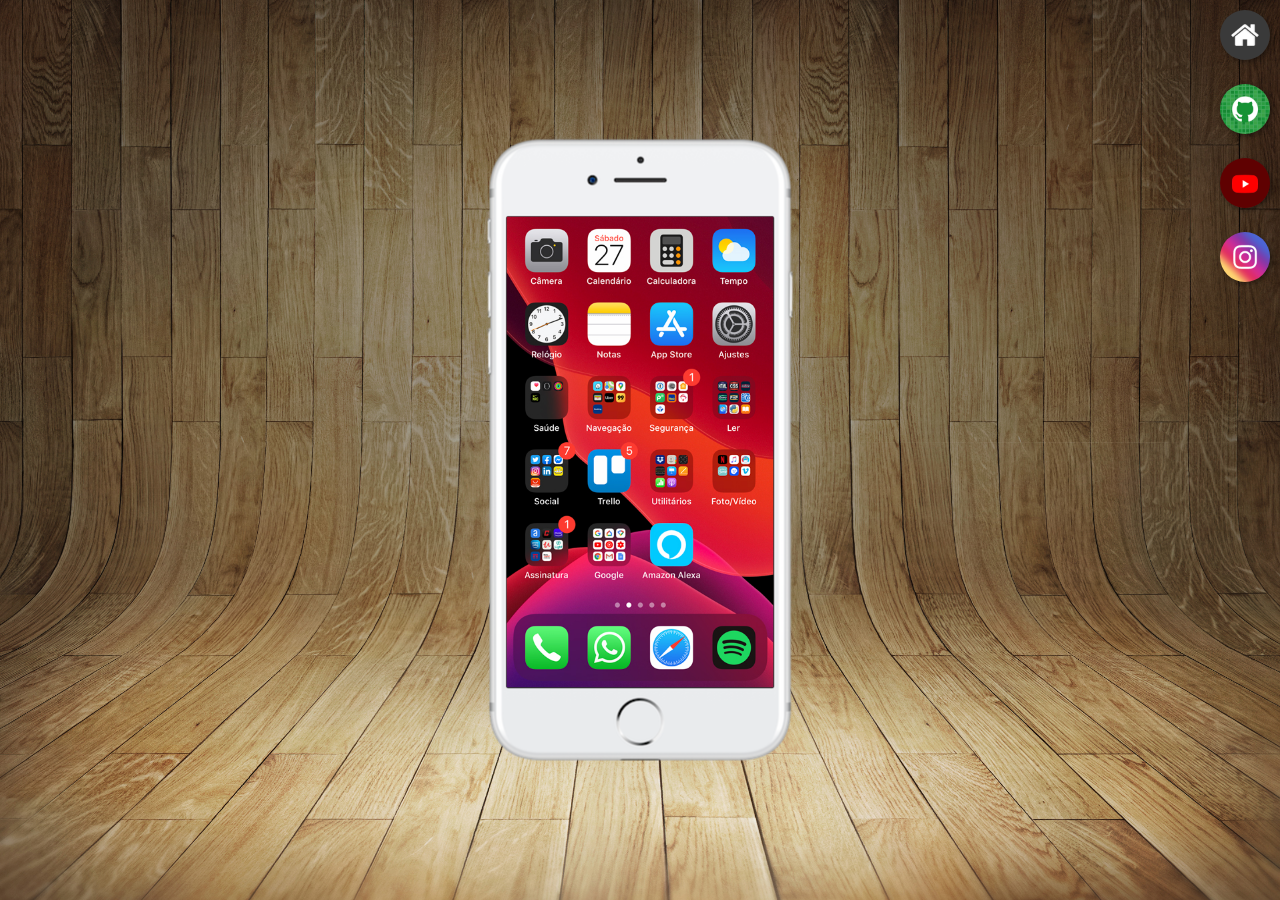
<file: index.html>
<!DOCTYPE html>
<html lang="pt-br">
<head>
    <meta charset="UTF-8">
    <meta name="viewport" content="width=device-width, initial-scale=1.0">
    <title>Projeto Redes Sociais</title>
    <link rel="shortcut icon" href="favicon.ico" type="image/x-icon">
    <link rel="stylesheet" href="./assets/css/style.css">
</head>
<body>
    <main>
        <section id="telefone">
            <iframe src="home.html" name="tela" id="tela" frameborder="0">
                <p>Seu navegador não é compatível com o iframe.</p>
            </iframe>
        </section>
        <section id="redes-sociais">
            <a href="home.html" target="tela"><img src="assets/images/logo-home.jpg" alt="logo home"></a><br>
            <a href="github.html" target="tela"><img src="assets/images/logo-github.jpg" alt="logo Github"></a><br>
            <a href="youtube.html" target="tela"><img src="./assets/images/logo-youtube.jpg" alt="Logo Youtube"></a><br>
            <a href="instagram.html" target="tela"><img src="assets/images/logo-instagram.jpg" alt=""></a>
        </section>
    </main>
</body>
</html>
</file>
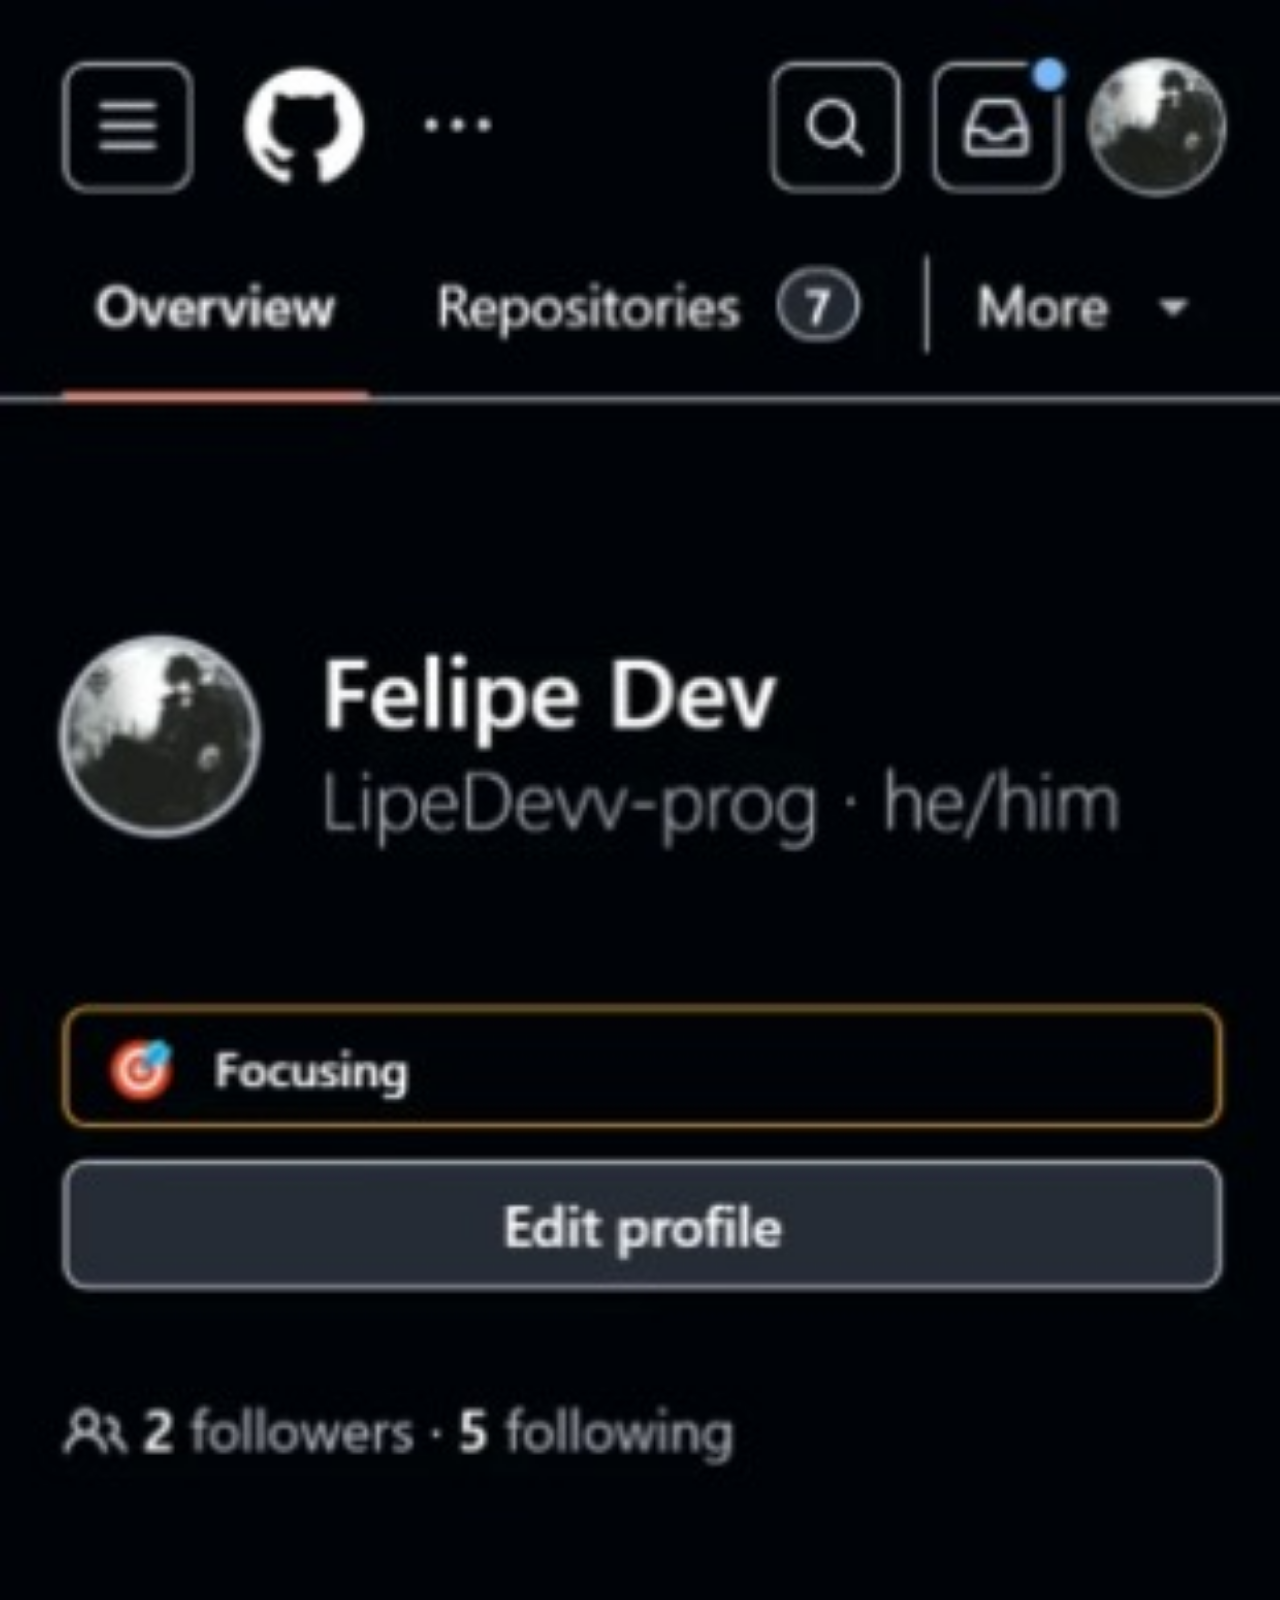
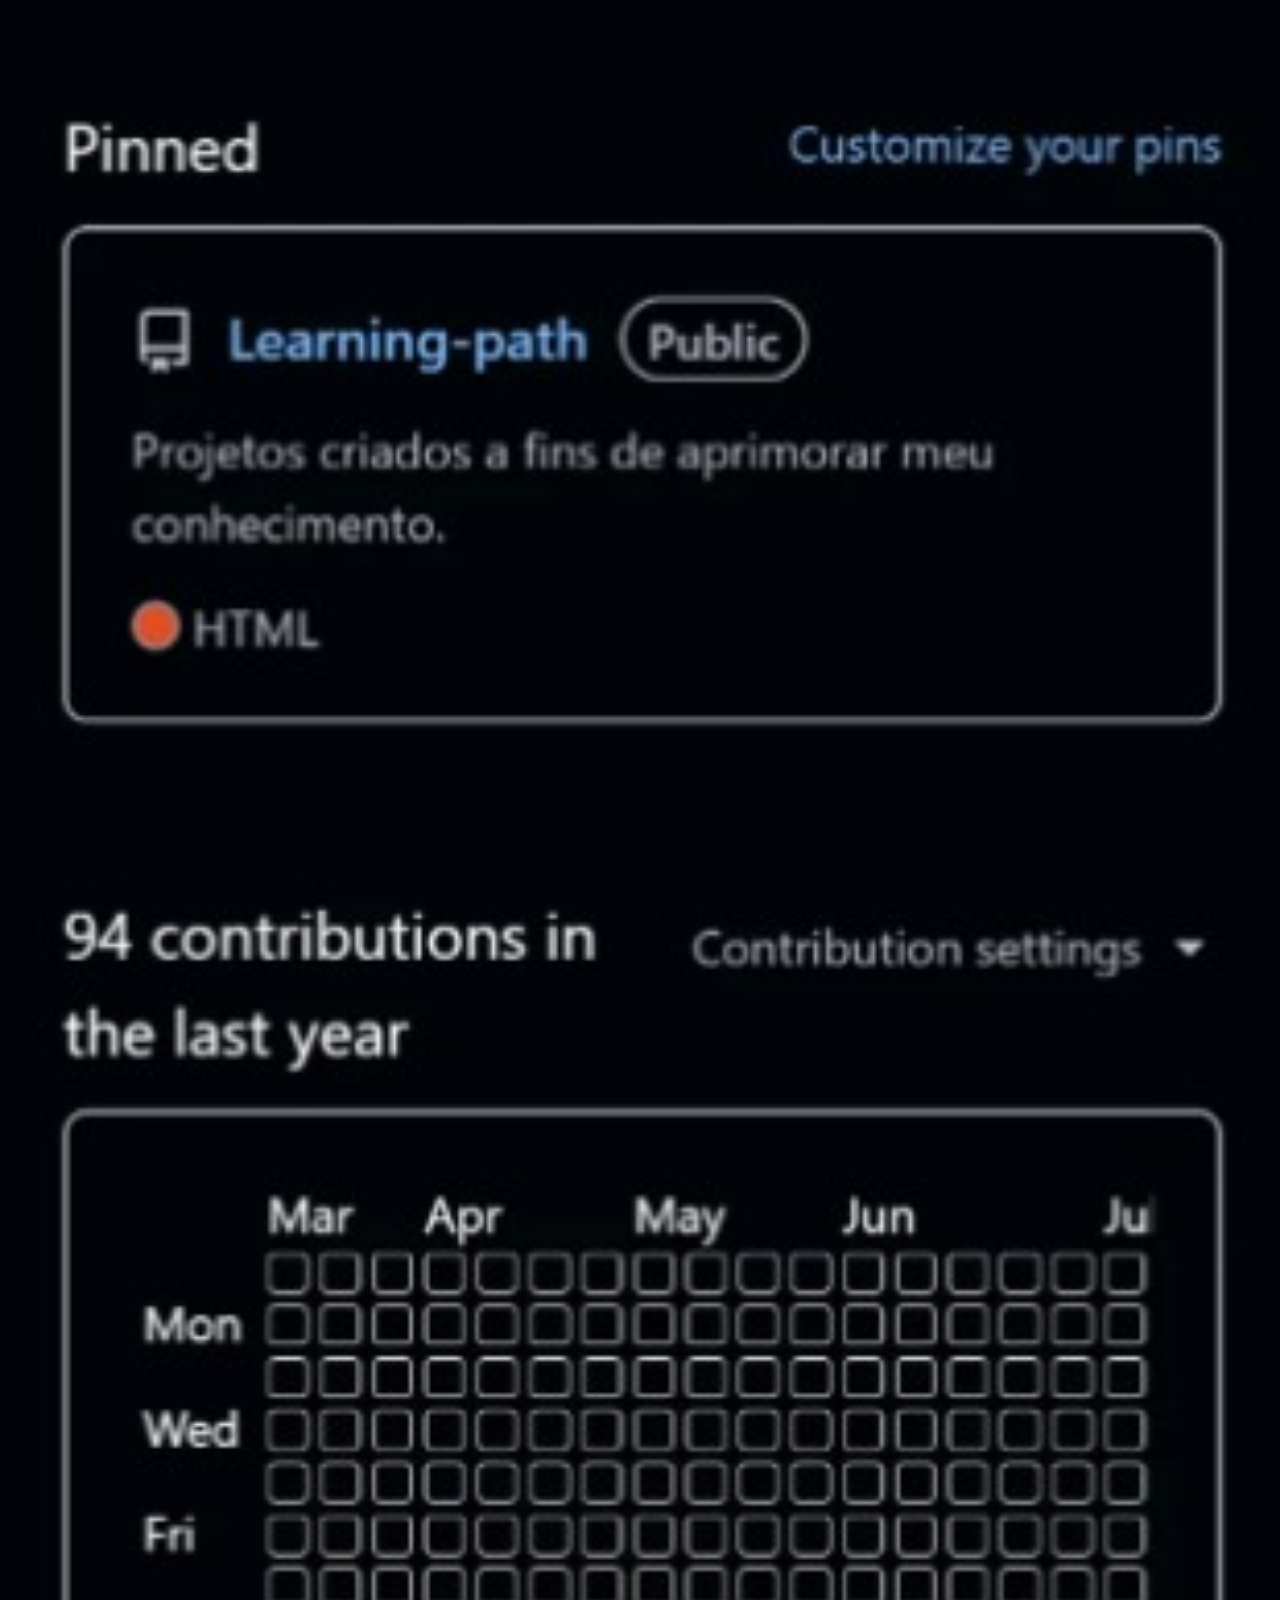
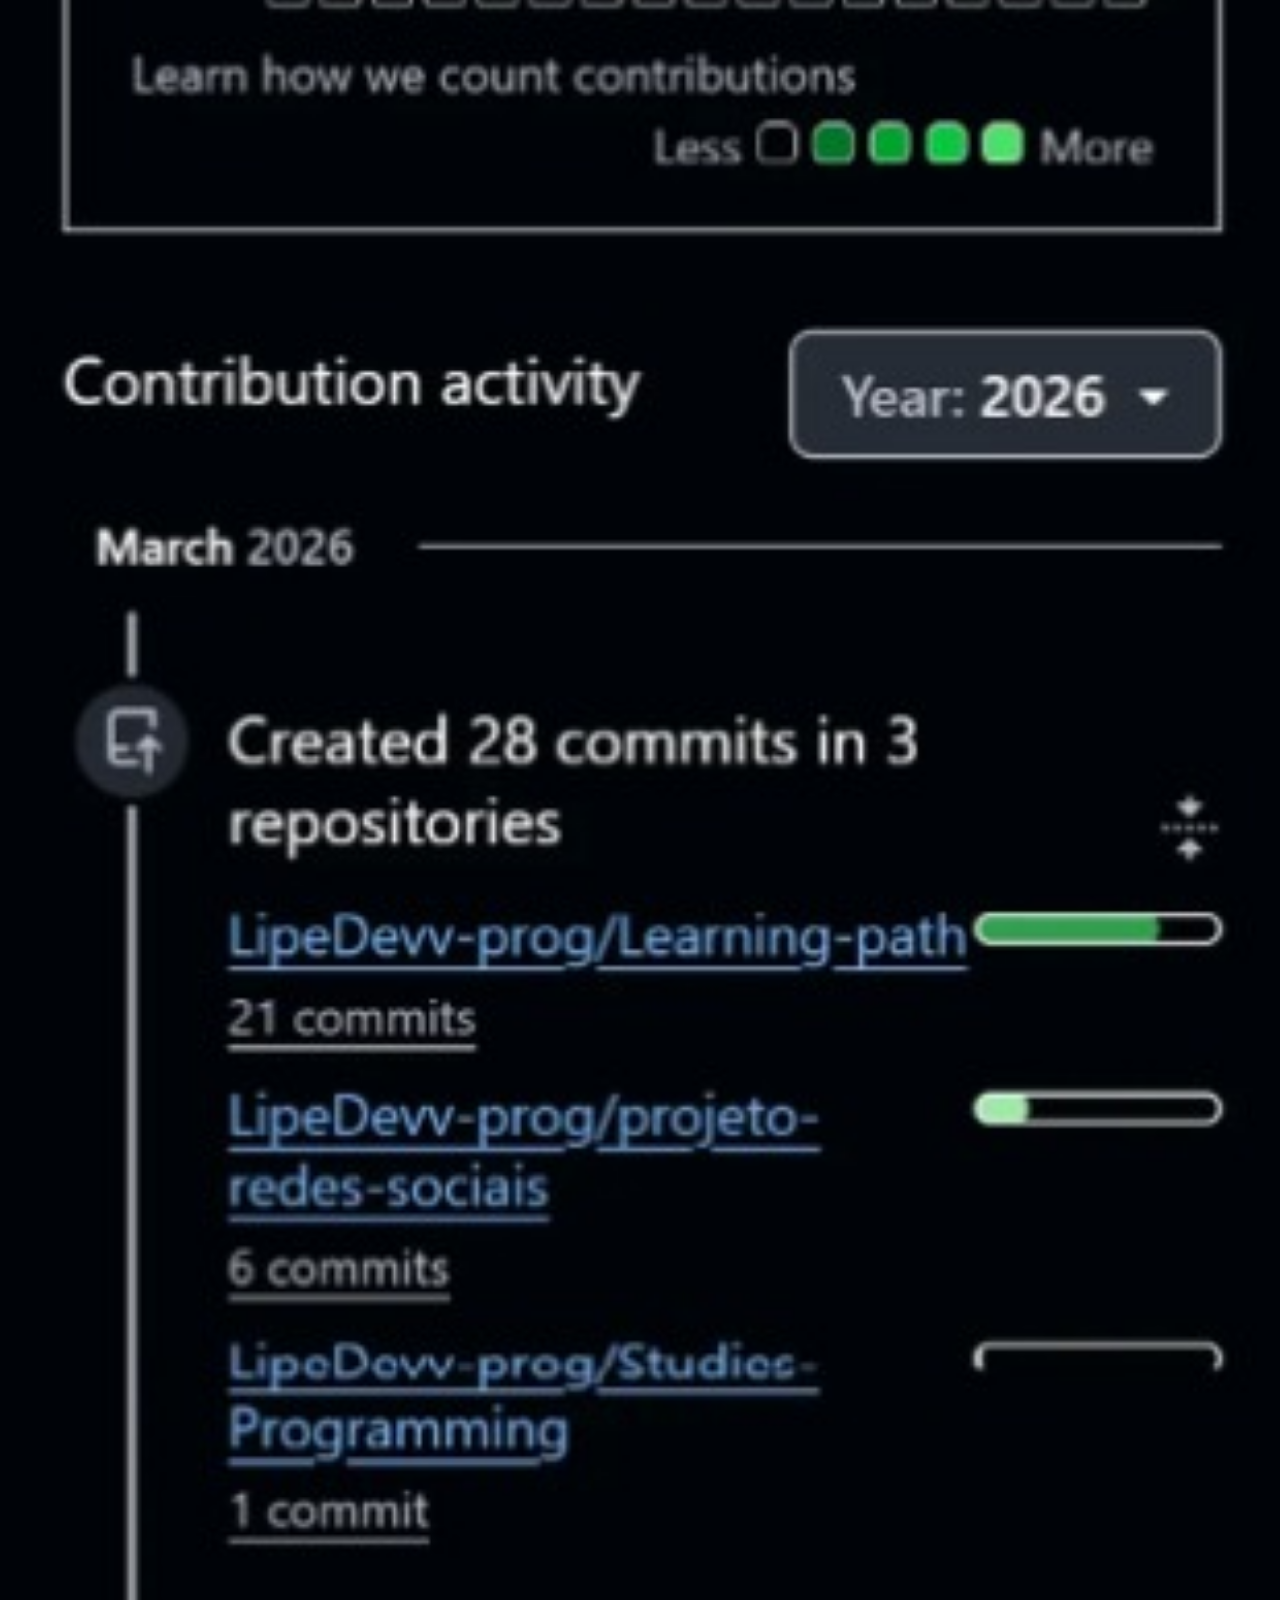
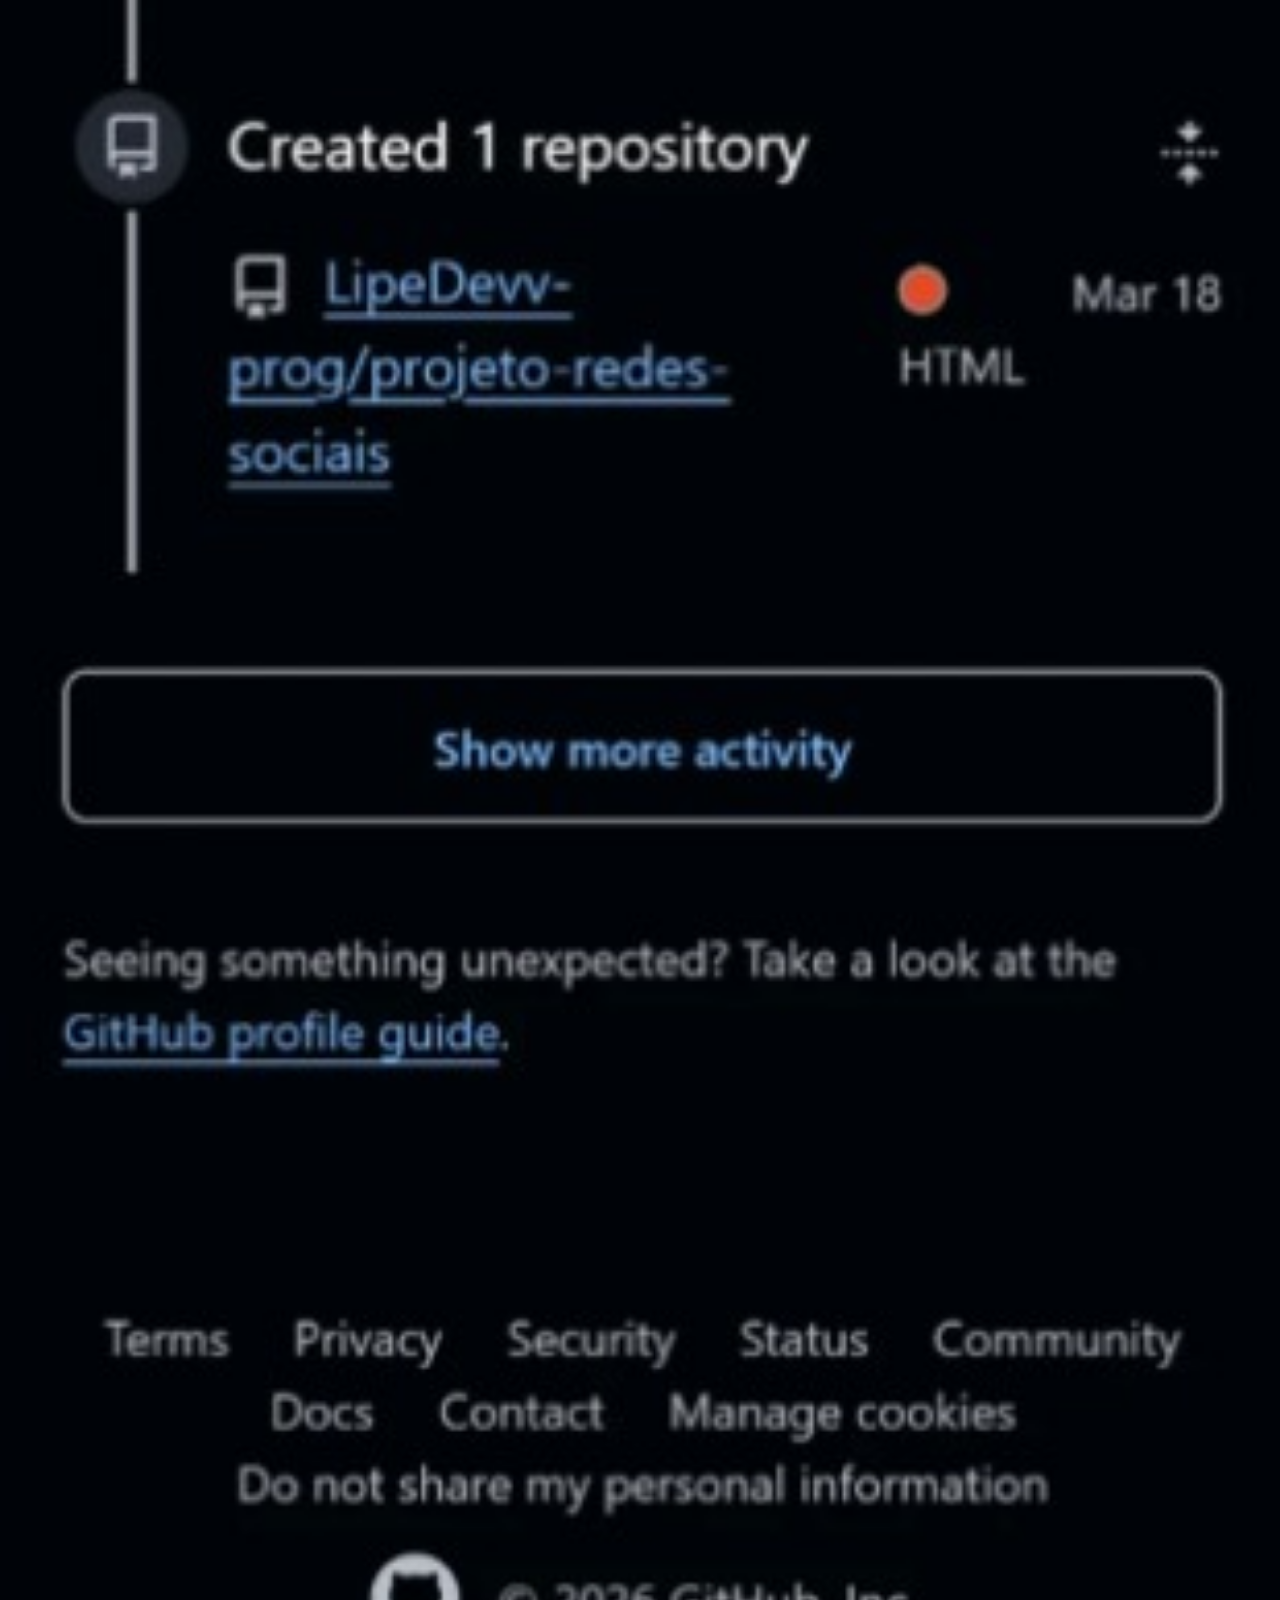
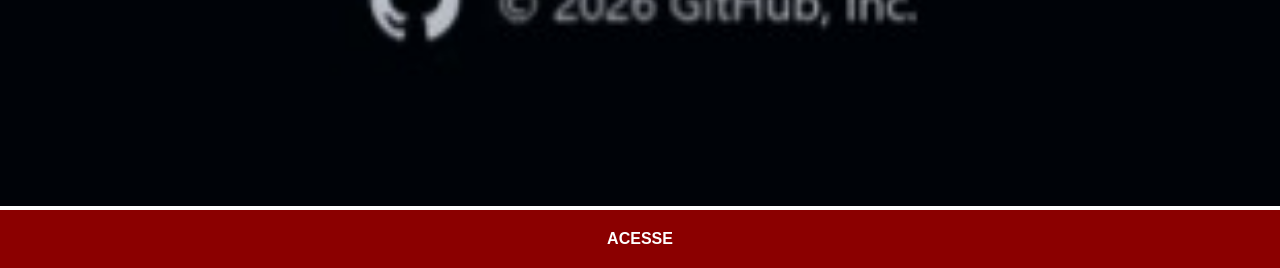
<file: github.html>
<!DOCTYPE html>
<html lang="pt-br">

<head>
    <meta charset="UTF-8">
    <meta name="viewport" content="width=device-width, initial-scale=1.0">
    <title>Youtube</title>
    <link rel="stylesheet" href="assets/css/social.css">
</head>

<body>
    <img src="assets/images/github.png" alt="Github">
    <a href="https://github.com/LipeDevv-prog">ACESSE</a>
</body>

</html>
</file>
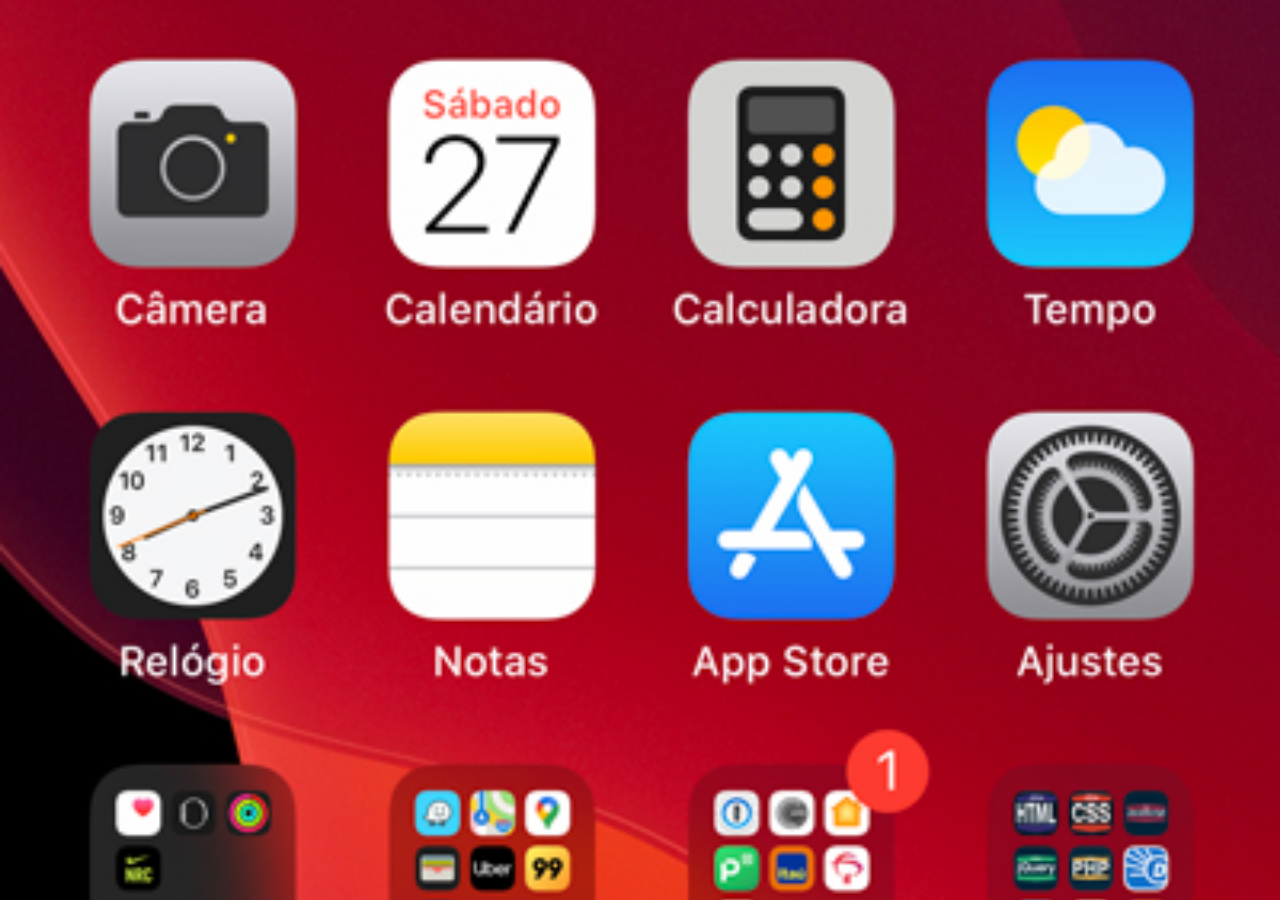
<file: home.html>
<!DOCTYPE html>
<html lang="pt-br">

<head>
    <meta charset="UTF-8">
    <meta name="viewport" content="width=device-width, initial-scale=1.0">
    <title>Home</title>
</head>
<style>
    * {
        margin: 0px;
        padding: 0px;
    }

    body {
        width: 100vw;
        height: 100vh;
        background: black url('./assets/images/tela-home.jpg') no-repeat top center;
        background-size: cover;
    }
</style>
<body>

</body>

</html>
</file>
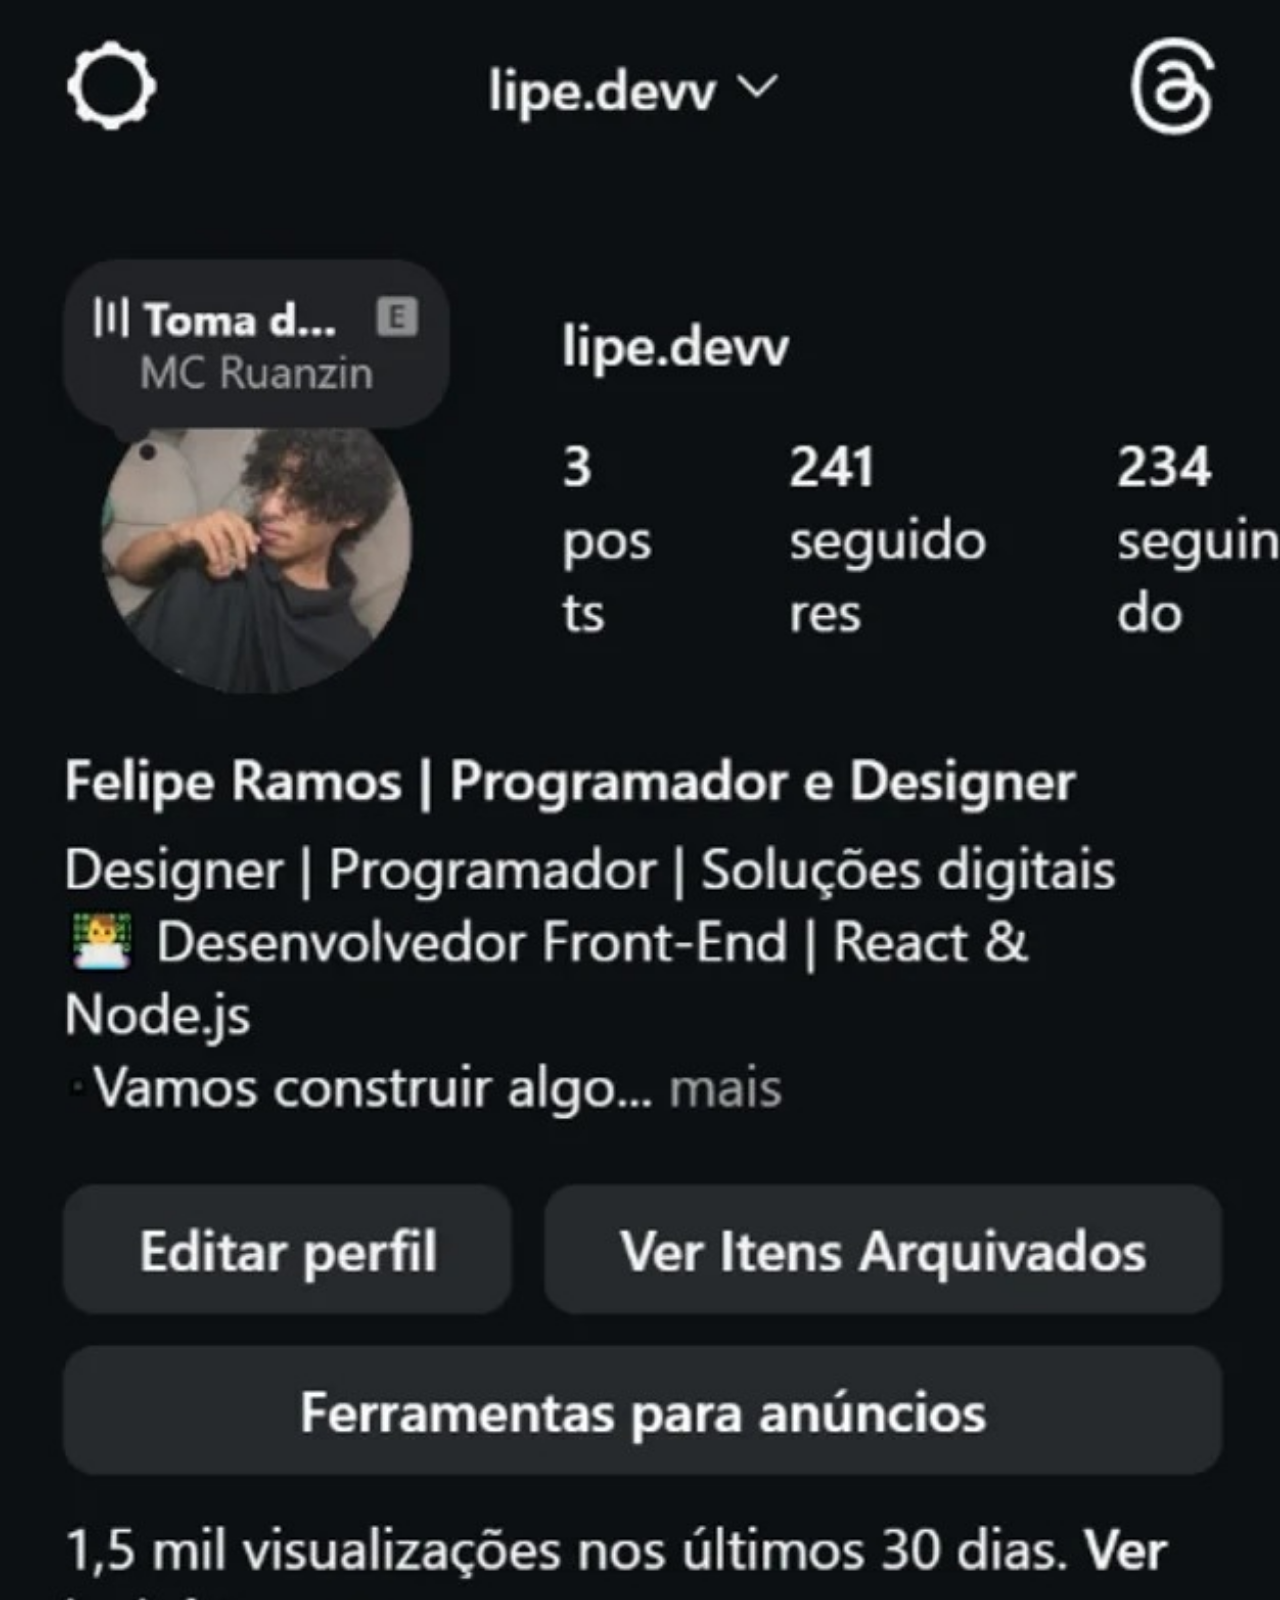
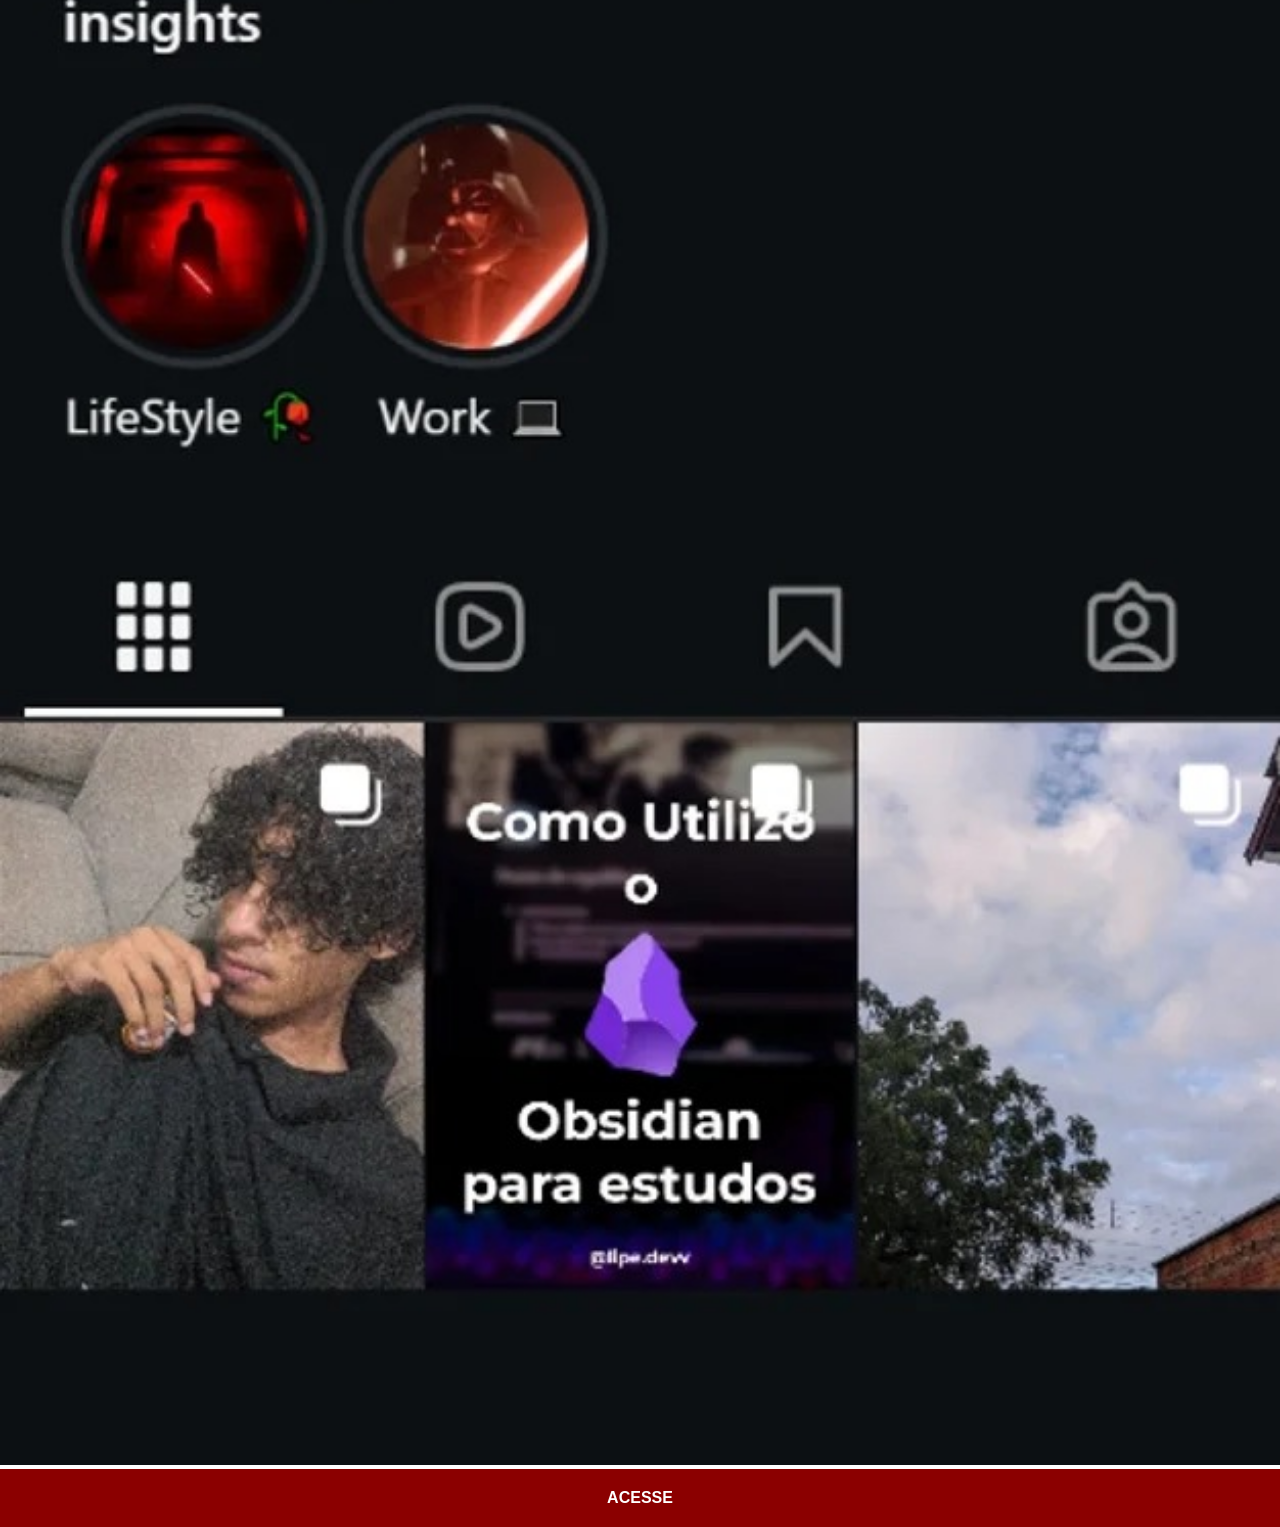
<file: instagram.html>
<!DOCTYPE html>
<html lang="pt-br">

<head>
    <meta charset="UTF-8">
    <meta name="viewport" content="width=device-width, initial-scale=1.0">
    <title>Youtube</title>
    <link rel="stylesheet" href="assets/css/social.css">
</head>

<body>
    <img src="assets/images/instagram.png" alt="Instagram">
    <a href="https://www.instagram.com/lipe.devv/">ACESSE</a>
</body>

</html>
</file>
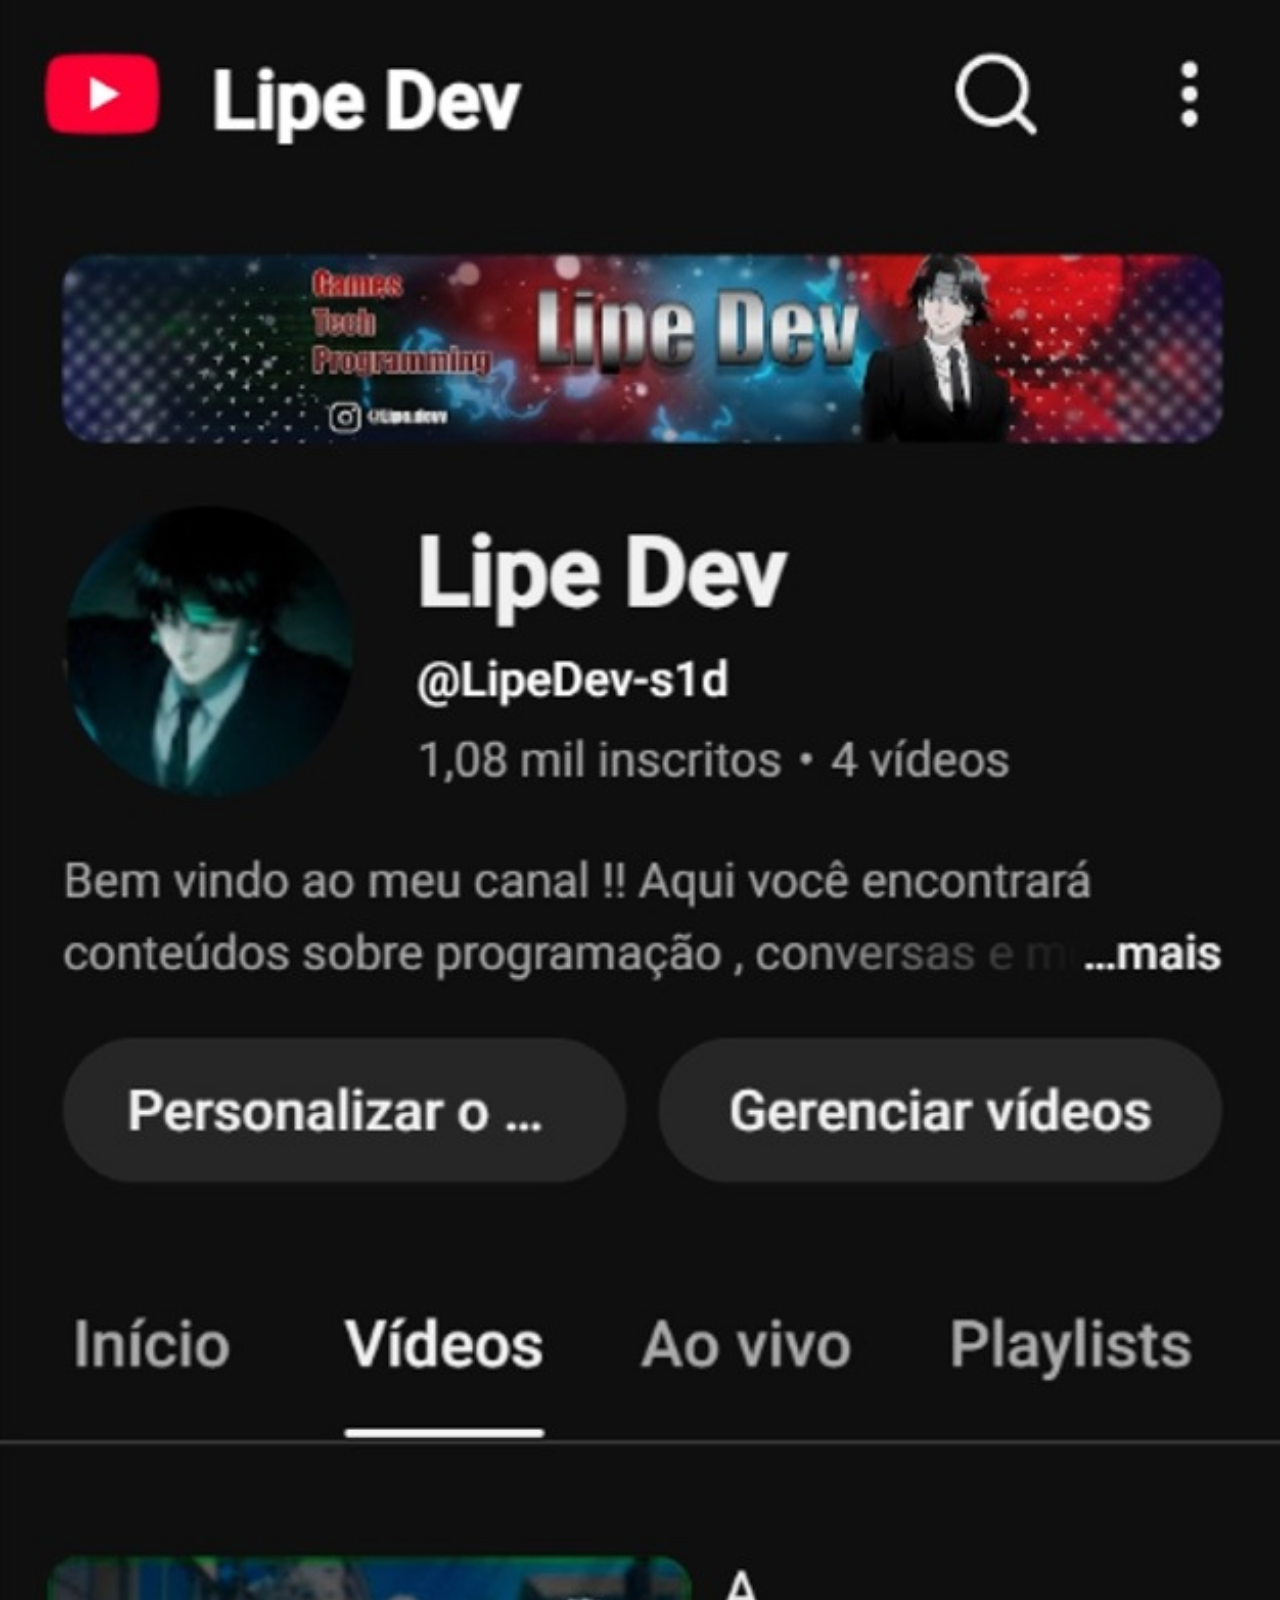
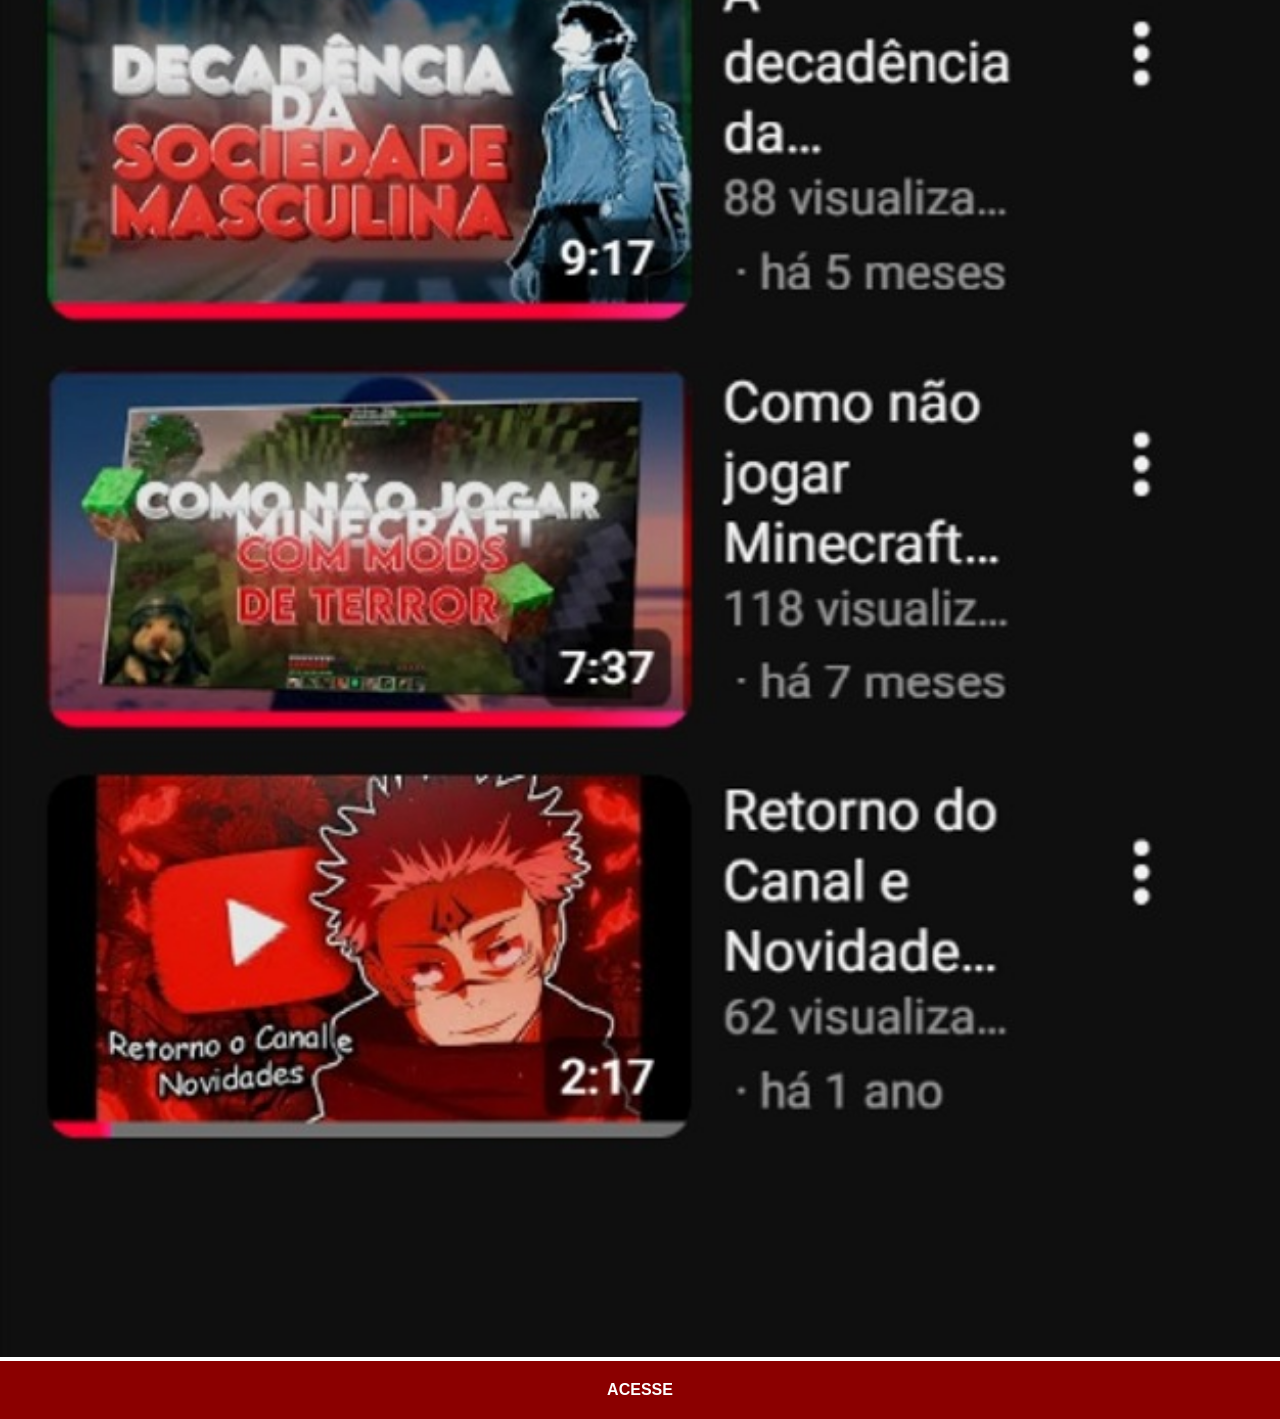
<file: youtube.html>
<!DOCTYPE html>
<html lang="pt-br">
<head>
    <meta charset="UTF-8">
    <meta name="viewport" content="width=device-width, initial-scale=1.0">
    <title>Youtube</title>
    <link rel="stylesheet" href="assets/css/social.css">
</head>
<body>
    <img src="assets/images/youtube.png" alt="Youtube">
    <a href="https://www.youtube.com/@LipeDev-s1d">ACESSE</a>
</body>
</html>
</file>
<file: assets/css/style.css>
@charset "UTF-8";

* {
    margin: 0px;
    padding: 0px;
    font-family: Arial, Helvetica, sans-serif;
}

html, body {
    height: 100vh;
    width: 100vw;
    background-color: black;
}

body{
    background: url('../images/fundo-madeira.jpg') no-repeat top center;
    background-size: cover;
    background-attachment: fixed;
}

main {
    position: relative;
    height: 100vh;
}

section#telefone {
    position: absolute;
    top: 50%;
    left: 50%;
    transform: translate(-50%, -50%);

    height: 627px;
    width: 311px;
    background: url('../images/frame-iphone.png') no-repeat;
}

iframe#tela {
    position: relative;
    top: 80px;
    left: 22px;
    width: 267px;
    height: 471px;
}

section#redes-sociais img{
    width: 50px;
    margin: 10px;
    border-radius: 50%;
    box-shadow: 2px 2px 5px rgba(0, 0, 0, 0.400);
    box-sizing: border-box;
}

section#redes-sociais {
    text-align: right;
}

section#redes-sociais img:hover{
    border: 2px solid rgba(255, 255, 255, 0.637);
    transform: translate(-3px, -3px);
    box-shadow: 5px 5px 10px rgba(0, 0, 0, 0.623);
    transition: transform .3s, border 1s;
}
</file>
<file: assets/css/social.css>
@charset "UTF-8";

* {
    margin: 0px;
    padding: 0px;
    font-family: Arial, Helvetica, sans-serif;
}

::-webkit-scrollbar {
    width: 0px;
    height: 0px;
}

img {
    width: 100vw;
}

a {
    display: block;
    background-color: darkred;
    color: white;
    padding: 20px;
    text-align: center;
    font-weight: bolder;
    text-decoration: none;
}

a:hover {
    background-color: red;
}
</file>
